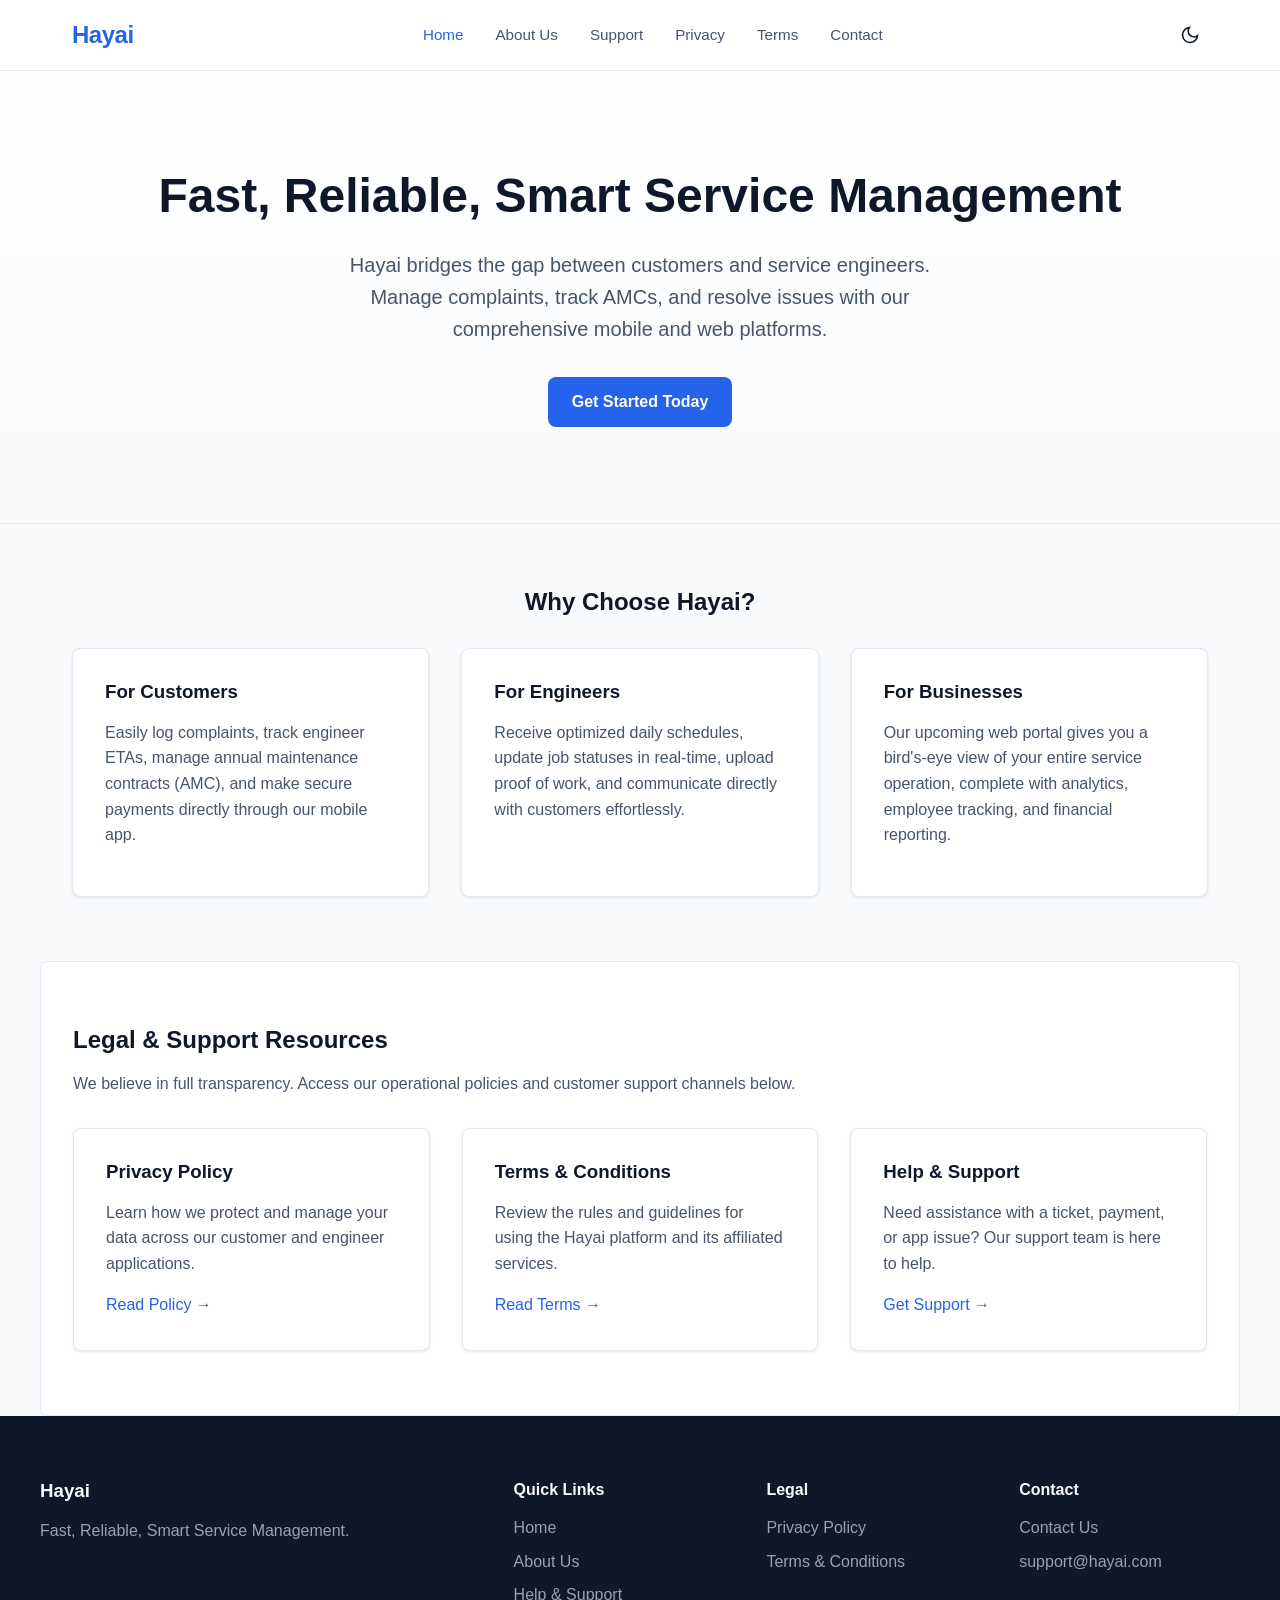
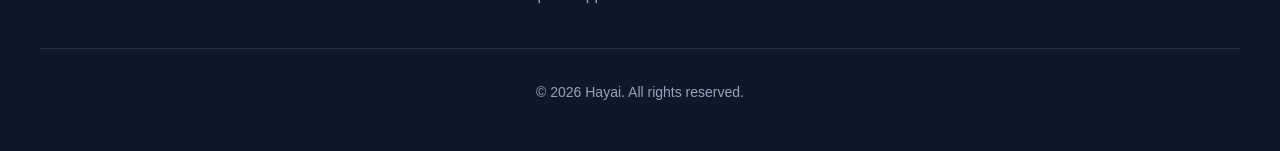
<file: index.html>
<!DOCTYPE html>
<html lang="en">

<head>
    <meta charset="UTF-8">
    <meta name="viewport" content="width=device-width, initial-scale=1.0">
    <link rel="stylesheet" href="styles.css">
    <title>Hayai | Fast, Reliable, Smart Service Management</title>
</head>

<body>
    <nav class="navbar">
        <div class="nav-container">
            <a href="index.html" class="logo">Hayai</a>

            <ul class="nav-links" id="nav-links">
                <li><a href="index.html">Home</a></li>
                <li><a href="about-us.html">About Us</a></li>
                <li><a href="help-support.html">Support</a></li>
                <li><a href="privacy-policy.html">Privacy</a></li>
                <li><a href="terms-and-conditions.html">Terms</a></li>
                <li><a href="contact-us.html">Contact</a></li>
            </ul>

            <div class="nav-actions">
                <button id="theme-toggle" class="theme-toggle" aria-label="Toggle Dark Mode"></button>
                <button id="mobile-menu-btn" class="mobile-menu-btn" aria-label="Toggle Menu">
                    <svg viewBox="0 0 24 24" width="24" height="24" stroke="currentColor" stroke-width="2" fill="none"
                        stroke-linecap="round" stroke-linejoin="round">
                        <line x1="3" y1="12" x2="21" y2="12"></line>
                        <line x1="3" y1="6" x2="21" y2="6"></line>
                        <line x1="3" y1="18" x2="21" y2="18"></line>
                    </svg>
                </button>
            </div>
        </div>
    </nav>

    <main>
        <section class="hero">
            <h1>Fast, Reliable, Smart Service Management</h1>
            <p>Hayai bridges the gap between customers and service engineers. Manage complaints, track AMCs, and resolve
                issues with our comprehensive mobile and web platforms.</p>
            <a href="contact-us.html" class="btn">Get Started Today</a>
        </section>

        <section class="container">
            <h2 style="text-align: center;">Why Choose Hayai?</h2>
            <div class="grid">
                <div class="card">
                    <h3>For Customers</h3>
                    <p>Easily log complaints, track engineer ETAs, manage annual maintenance contracts (AMC), and make
                        secure payments directly through our mobile app.</p>
                </div>
                <div class="card">
                    <h3>For Engineers</h3>
                    <p>Receive optimized daily schedules, update job statuses in real-time, upload proof of work, and
                        communicate directly with customers effortlessly.</p>
                </div>
                <div class="card">
                    <h3>For Businesses</h3>
                    <p>Our upcoming web portal gives you a bird's-eye view of your entire service operation, complete
                        with analytics, employee tracking, and financial reporting.</p>
                </div>
            </div>
        </section>

        <section class="container"
            style="background: var(--surface-color); border-radius: var(--radius); border: 1px solid var(--border-color);">
            <h2>Legal & Support Resources</h2>
            <p>We believe in full transparency. Access our operational policies and customer support channels below.</p>
            <div class="grid">
                <div class="card">
                    <h3>Privacy Policy</h3>
                    <p>Learn how we protect and manage your data across our customer and engineer applications.</p>
                    <a href="privacy-policy.html">Read Policy &rarr;</a>
                </div>
                <div class="card">
                    <h3>Terms & Conditions</h3>
                    <p>Review the rules and guidelines for using the Hayai platform and its affiliated services.</p>
                    <a href="terms-and-conditions.html">Read Terms &rarr;</a>
                </div>
                <div class="card">
                    <h3>Help & Support</h3>
                    <p>Need assistance with a ticket, payment, or app issue? Our support team is here to help.</p>
                    <a href="help-support.html">Get Support &rarr;</a>
                </div>
            </div>
        </section>
    </main>

    <footer class="footer">
        <div class="footer-container">
            <div class="footer-brand">
                <h3>Hayai</h3>
                <p>Fast, Reliable, Smart Service Management.</p>
            </div>
            <div class="footer-links">
                <h4>Quick Links</h4>
                <a href="index.html">Home</a>
                <a href="about-us.html">About Us</a>
                <a href="help-support.html">Help & Support</a>
            </div>
            <div class="footer-links">
                <h4>Legal</h4>
                <a href="privacy-policy.html">Privacy Policy</a>
                <a href="terms-and-conditions.html">Terms & Conditions</a>
            </div>
            <div class="footer-contact">
                <h4>Contact</h4>
                <a href="contact-us.html">Contact Us</a>
                <p>support@hayai.com</p>
            </div>
        </div>
        <div class="footer-bottom">
            <p>&copy; 2026 Hayai. All rights reserved.</p>
        </div>
    </footer>
    <script src="script.js"></script>
</body>

</html>
</file>
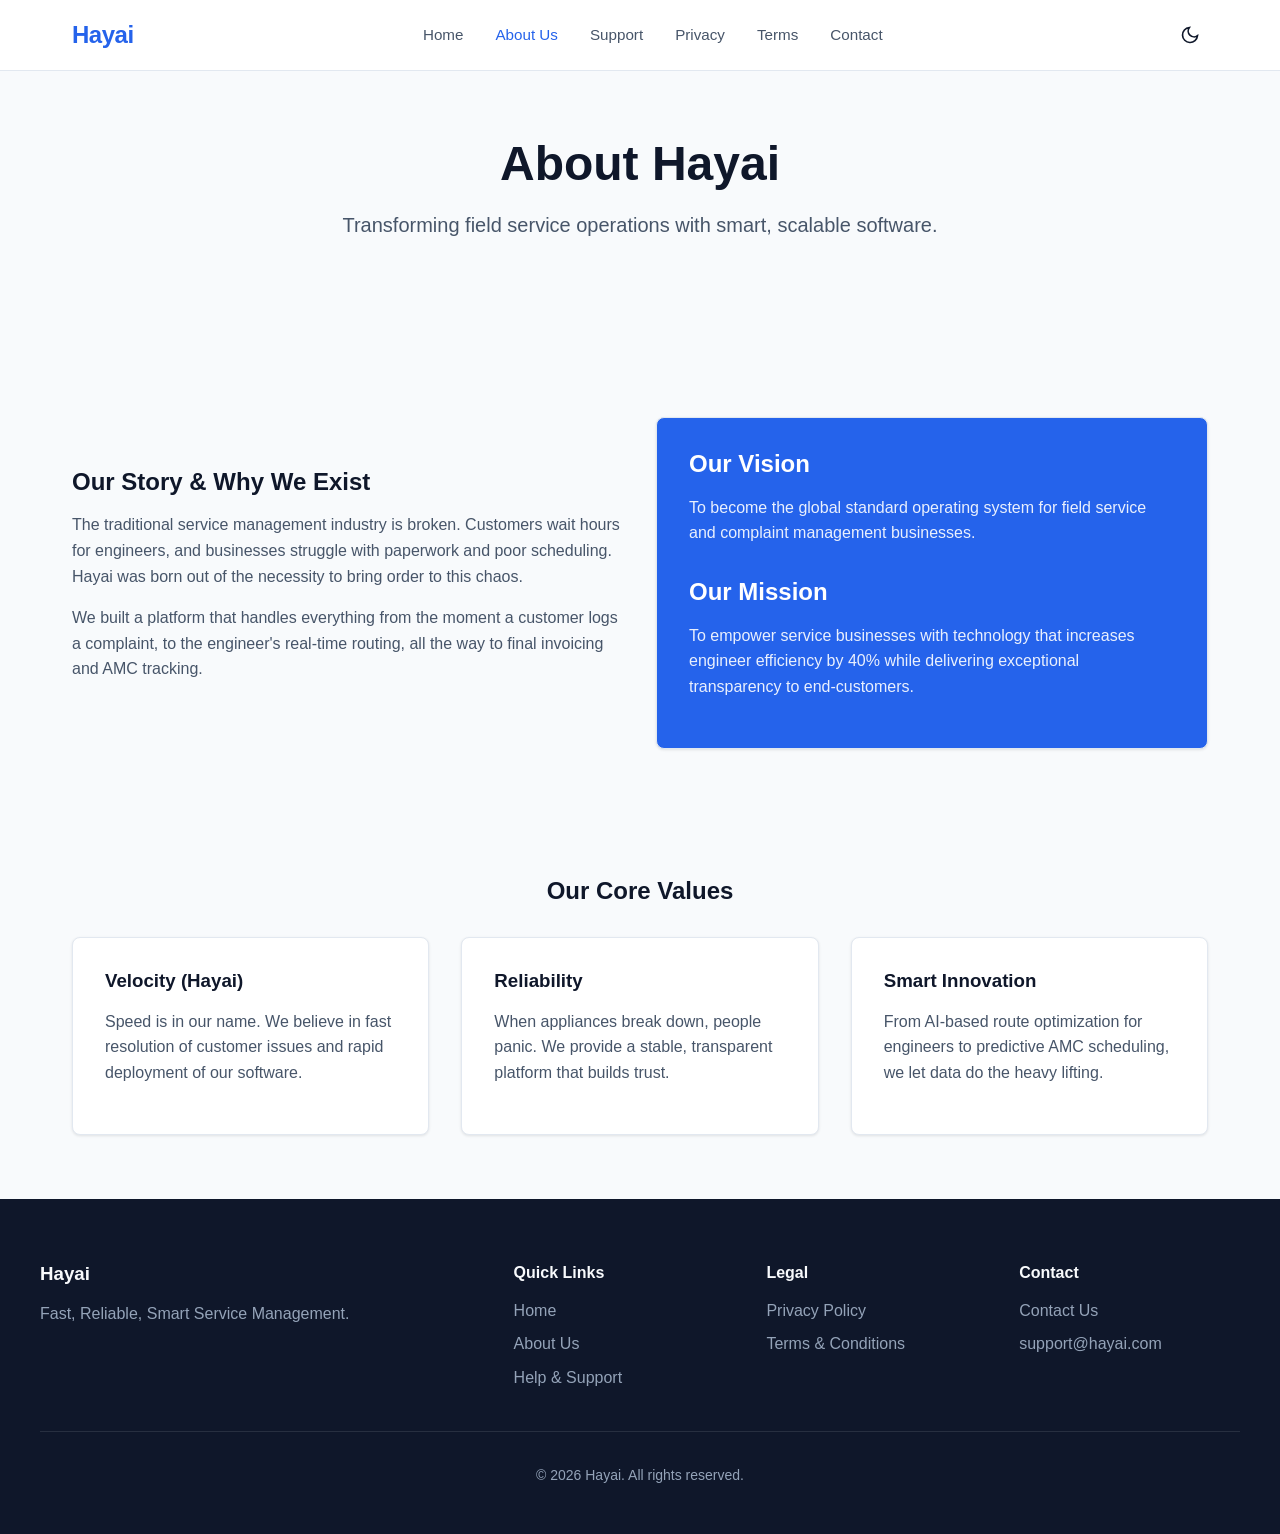
<file: about-us.html>
<!DOCTYPE html>
<html lang="en">

<head>
    <meta charset="UTF-8">
    <meta name="viewport" content="width=device-width, initial-scale=1.0">
    <link rel="stylesheet" href="styles.css">
    <title>About Us | Hayai</title>
</head>

<body>
    <nav class="navbar">
        <div class="nav-container">
            <a href="index.html" class="logo">Hayai</a>

            <ul class="nav-links" id="nav-links">
                <li><a href="index.html">Home</a></li>
                <li><a href="about-us.html">About Us</a></li>
                <li><a href="help-support.html">Support</a></li>
                <li><a href="privacy-policy.html">Privacy</a></li>
                <li><a href="terms-and-conditions.html">Terms</a></li>
                <li><a href="contact-us.html">Contact</a></li>
            </ul>

            <div class="nav-actions">
                <button id="theme-toggle" class="theme-toggle" aria-label="Toggle Dark Mode"></button>
                <button id="mobile-menu-btn" class="mobile-menu-btn" aria-label="Toggle Menu">
                    <svg viewBox="0 0 24 24" width="24" height="24" stroke="currentColor" stroke-width="2" fill="none"
                        stroke-linecap="round" stroke-linejoin="round">
                        <line x1="3" y1="12" x2="21" y2="12"></line>
                        <line x1="3" y1="6" x2="21" y2="6"></line>
                        <line x1="3" y1="18" x2="21" y2="18"></line>
                    </svg>
                </button>
            </div>
        </div>
    </nav>

    <main>
        <section class="container" style="text-align: center; max-width: 800px;">
            <h1 style="font-size: 3rem;">About Hayai</h1>
            <p style="font-size: 1.25rem;">Transforming field service operations with smart, scalable software.</p>
        </section>

        <section class="container">
            <div class="grid" style="align-items: center;">
                <div>
                    <h2>Our Story & Why We Exist</h2>
                    <p>The traditional service management industry is broken. Customers wait hours for engineers, and
                        businesses struggle with paperwork and poor scheduling. Hayai was born out of the necessity to
                        bring order to this chaos.</p>
                    <p>We built a platform that handles everything from the moment a customer logs a complaint, to the
                        engineer's real-time routing, all the way to final invoicing and AMC tracking.</p>
                </div>
                <div class="card" style="background: var(--primary-color); color: white;">
                    <h2 style="color: white;">Our Vision</h2>
                    <p style="color: rgba(255,255,255,0.9);">To become the global standard operating system for field
                        service and complaint management businesses.</p>
                    <h2 style="color: white; margin-top: 2rem;">Our Mission</h2>
                    <p style="color: rgba(255,255,255,0.9);">To empower service businesses with technology that
                        increases engineer efficiency by 40% while delivering exceptional transparency to end-customers.
                    </p>
                </div>
            </div>
        </section>

        <section class="container">
            <h2 style="text-align: center;">Our Core Values</h2>
            <div class="grid">
                <div class="card">
                    <h3>Velocity (Hayai)</h3>
                    <p>Speed is in our name. We believe in fast resolution of customer issues and rapid deployment of
                        our software.</p>
                </div>
                <div class="card">
                    <h3>Reliability</h3>
                    <p>When appliances break down, people panic. We provide a stable, transparent platform that builds
                        trust.</p>
                </div>
                <div class="card">
                    <h3>Smart Innovation</h3>
                    <p>From AI-based route optimization for engineers to predictive AMC scheduling, we let data do the
                        heavy lifting.</p>
                </div>
            </div>
        </section>
    </main>

    <footer class="footer">
        <div class="footer-container">
            <div class="footer-brand">
                <h3>Hayai</h3>
                <p>Fast, Reliable, Smart Service Management.</p>
            </div>
            <div class="footer-links">
                <h4>Quick Links</h4>
                <a href="index.html">Home</a>
                <a href="about-us.html">About Us</a>
                <a href="help-support.html">Help & Support</a>
            </div>
            <div class="footer-links">
                <h4>Legal</h4>
                <a href="privacy-policy.html">Privacy Policy</a>
                <a href="terms-and-conditions.html">Terms & Conditions</a>
            </div>
            <div class="footer-contact">
                <h4>Contact</h4>
                <a href="contact-us.html">Contact Us</a>
                <p>support@hayai.com</p>
            </div>
        </div>
        <div class="footer-bottom">
            <p>&copy; 2026 Hayai. All rights reserved.</p>
        </div>
    </footer>
    <script src="script.js"></script>
</body>

</html>
</file>
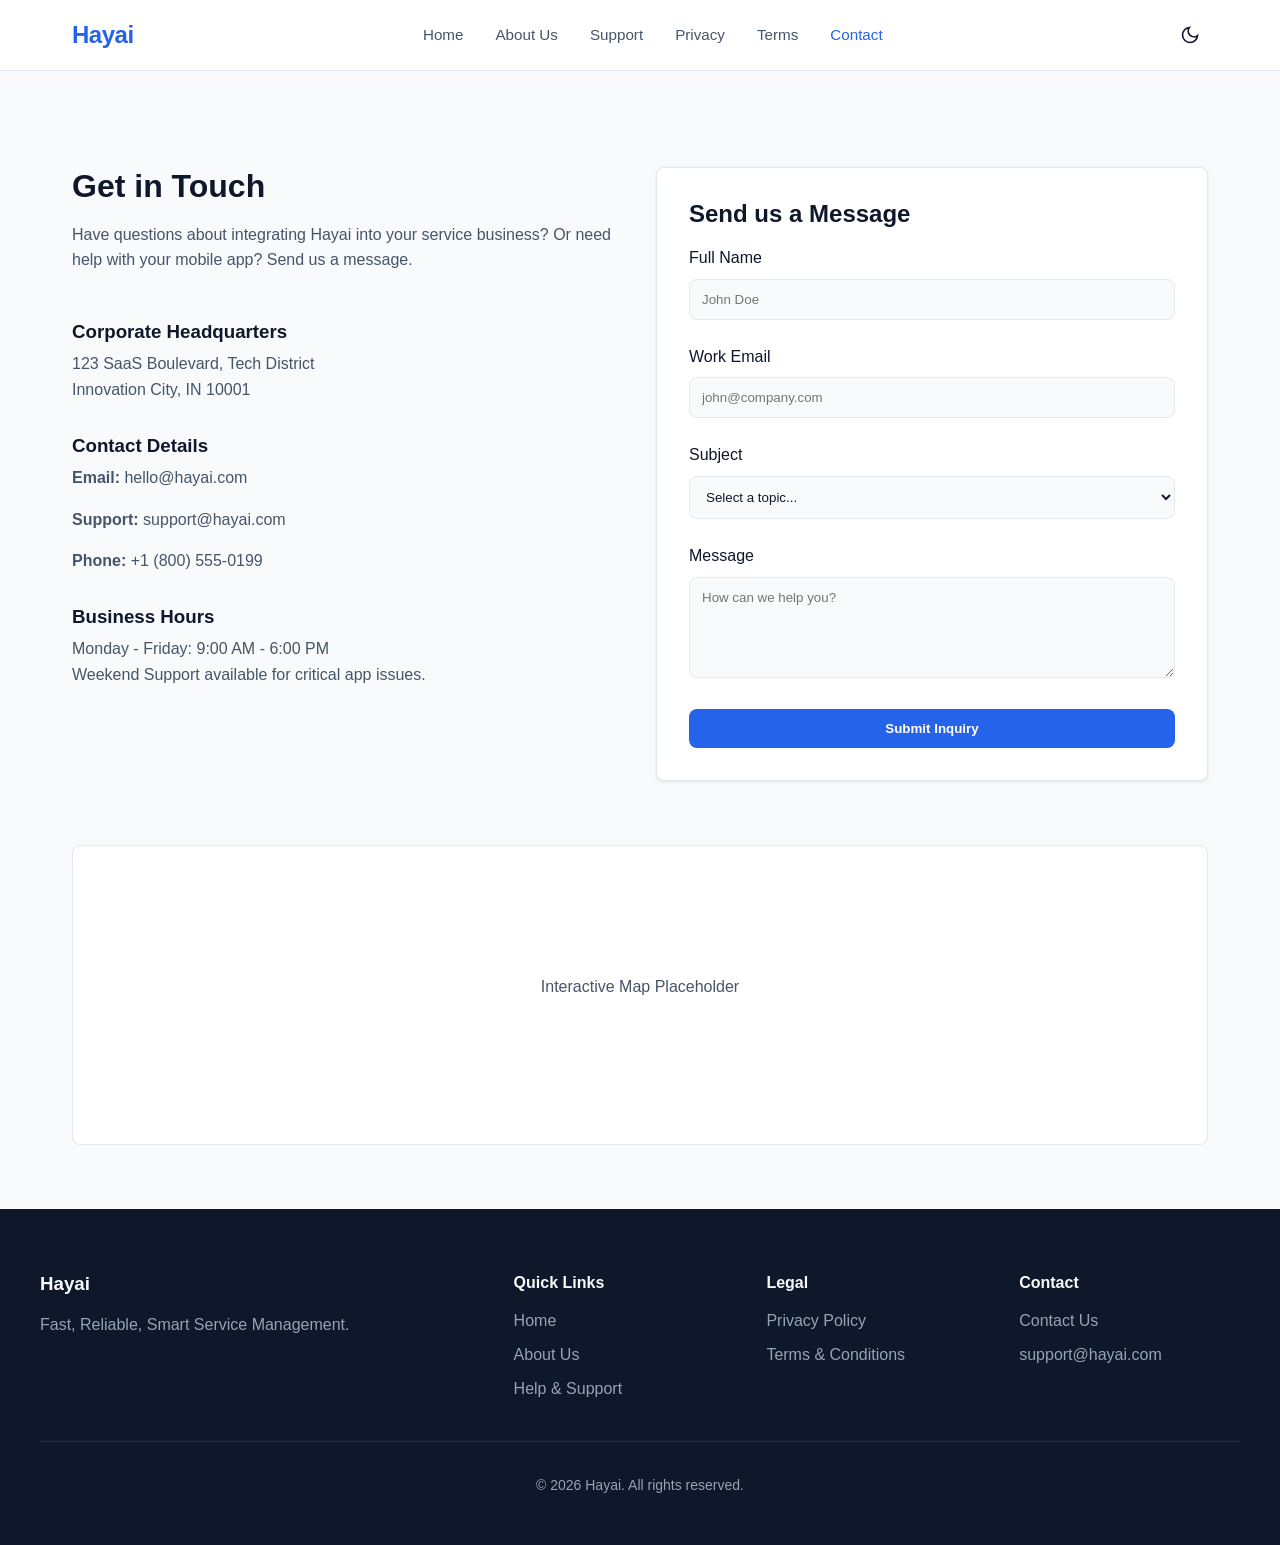
<file: contact-us.html>
<!DOCTYPE html>
<html lang="en">

<head>
    <meta charset="UTF-8">
    <meta name="viewport" content="width=device-width, initial-scale=1.0">
    <link rel="stylesheet" href="styles.css">
    <title>Contact Us | Hayai</title>
</head>

<body>
    <nav class="navbar">
        <div class="nav-container">
            <a href="index.html" class="logo">Hayai</a>

            <ul class="nav-links" id="nav-links">
                <li><a href="index.html">Home</a></li>
                <li><a href="about-us.html">About Us</a></li>
                <li><a href="help-support.html">Support</a></li>
                <li><a href="privacy-policy.html">Privacy</a></li>
                <li><a href="terms-and-conditions.html">Terms</a></li>
                <li><a href="contact-us.html">Contact</a></li>
            </ul>

            <div class="nav-actions">
                <button id="theme-toggle" class="theme-toggle" aria-label="Toggle Dark Mode"></button>
                <button id="mobile-menu-btn" class="mobile-menu-btn" aria-label="Toggle Menu">
                    <svg viewBox="0 0 24 24" width="24" height="24" stroke="currentColor" stroke-width="2" fill="none"
                        stroke-linecap="round" stroke-linejoin="round">
                        <line x1="3" y1="12" x2="21" y2="12"></line>
                        <line x1="3" y1="6" x2="21" y2="6"></line>
                        <line x1="3" y1="18" x2="21" y2="18"></line>
                    </svg>
                </button>
            </div>
        </div>
    </nav>

    <main>
        <div class="container">
            <div class="grid">
                <div>
                    <h1>Get in Touch</h1>
                    <p>Have questions about integrating Hayai into your service business? Or need help with your mobile
                        app? Send us a message.</p>

                    <div style="margin-top: 3rem;">
                        <h3 style="margin-bottom: 0.5rem;">Corporate Headquarters</h3>
                        <p>123 SaaS Boulevard, Tech District<br>Innovation City, IN 10001</p>
                    </div>

                    <div style="margin-top: 2rem;">
                        <h3 style="margin-bottom: 0.5rem;">Contact Details</h3>
                        <p><strong>Email:</strong> hello@hayai.com</p>
                        <p><strong>Support:</strong> support@hayai.com</p>
                        <p><strong>Phone:</strong> +1 (800) 555-0199</p>
                    </div>

                    <div style="margin-top: 2rem;">
                        <h3 style="margin-bottom: 0.5rem;">Business Hours</h3>
                        <p>Monday - Friday: 9:00 AM - 6:00 PM<br>Weekend Support available for critical app issues.</p>
                    </div>
                </div>

                <div class="card">
                    <h2>Send us a Message</h2>
                    <form onsubmit="event.preventDefault(); alert('Form submission simulated successfully.');">
                        <div class="form-group">
                            <label for="name">Full Name</label>
                            <input type="text" id="name" class="form-control" required placeholder="John Doe">
                        </div>
                        <div class="form-group">
                            <label for="email">Work Email</label>
                            <input type="email" id="email" class="form-control" required placeholder="john@company.com">
                        </div>
                        <div class="form-group">
                            <label for="subject">Subject</label>
                            <select id="subject" class="form-control" required>
                                <option value="">Select a topic...</option>
                                <option value="sales">Sales & Demo Request</option>
                                <option value="support">App Support</option>
                                <option value="partnership">Partnerships</option>
                            </select>
                        </div>
                        <div class="form-group">
                            <label for="message">Message</label>
                            <textarea id="message" class="form-control" rows="5" required
                                placeholder="How can we help you?"></textarea>
                        </div>
                        <button type="submit" class="btn" style="width: 100%;">Submit Inquiry</button>
                    </form>
                </div>
            </div>

            <div
                style="margin-top: 4rem; width: 100%; height: 300px; background: var(--surface-color); border: 1px solid var(--border-color); border-radius: var(--radius); display: flex; align-items: center; justify-content: center;">
                <p style="color: var(--text-secondary);">Interactive Map Placeholder</p>
            </div>
        </div>
    </main>

    <footer class="footer">
        <div class="footer-container">
            <div class="footer-brand">
                <h3>Hayai</h3>
                <p>Fast, Reliable, Smart Service Management.</p>
            </div>
            <div class="footer-links">
                <h4>Quick Links</h4>
                <a href="index.html">Home</a>
                <a href="about-us.html">About Us</a>
                <a href="help-support.html">Help & Support</a>
            </div>
            <div class="footer-links">
                <h4>Legal</h4>
                <a href="privacy-policy.html">Privacy Policy</a>
                <a href="terms-and-conditions.html">Terms & Conditions</a>
            </div>
            <div class="footer-contact">
                <h4>Contact</h4>
                <a href="contact-us.html">Contact Us</a>
                <p>support@hayai.com</p>
            </div>
        </div>
        <div class="footer-bottom">
            <p>&copy; 2026 Hayai. All rights reserved.</p>
        </div>
    </footer>
    <script src="script.js"></script>
</body>

</html>
</file>
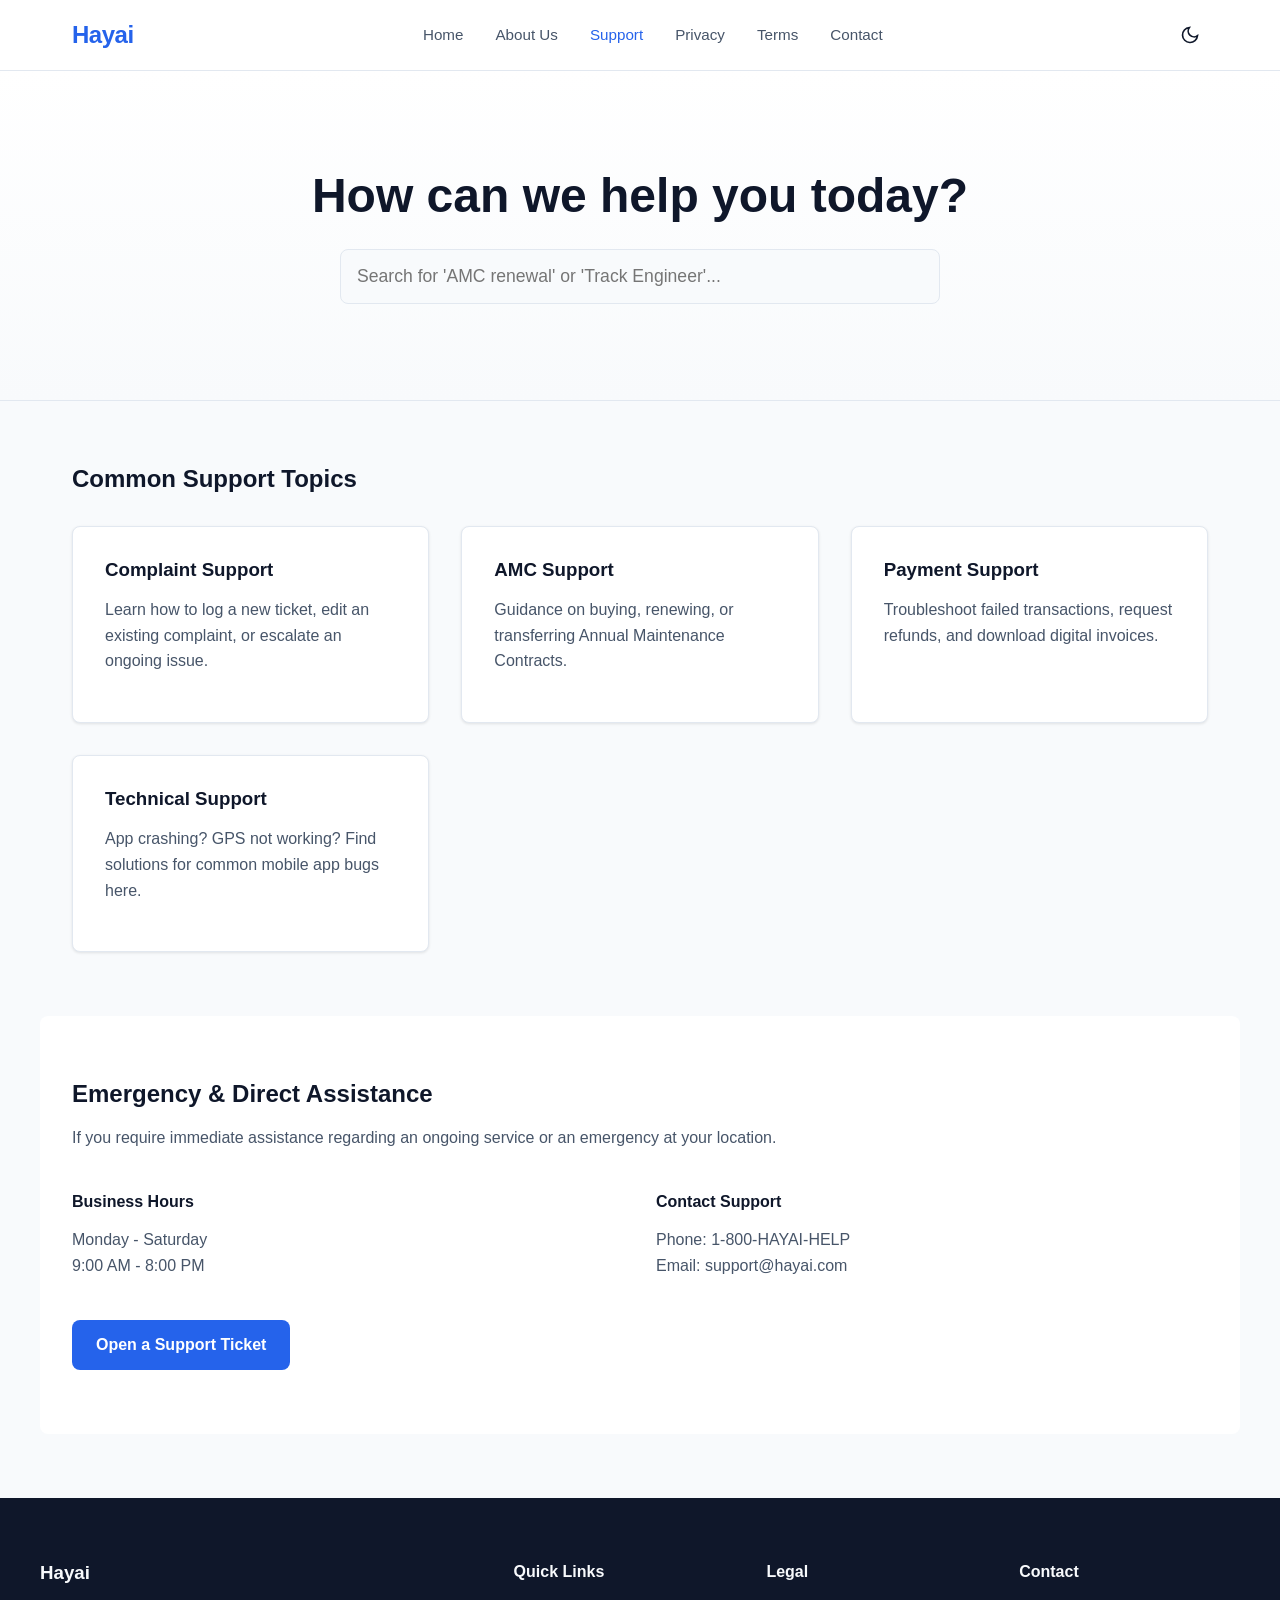
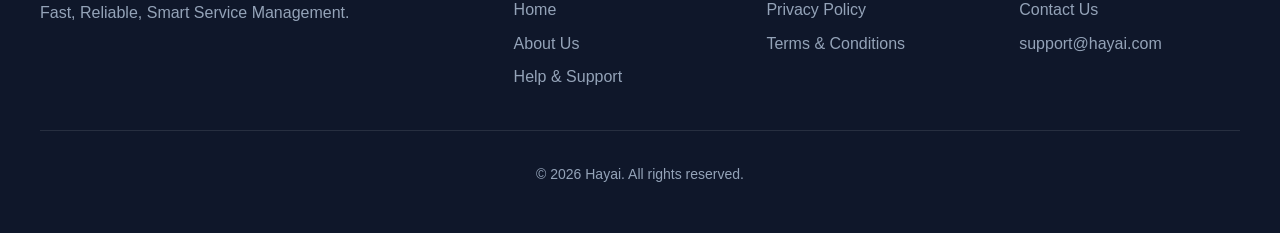
<file: help-support.html>
<!DOCTYPE html>
<html lang="en">

<head>
    <meta charset="UTF-8">
    <meta name="viewport" content="width=device-width, initial-scale=1.0">
    <link rel="stylesheet" href="styles.css">
    <title>Help & Support | Hayai</title>
</head>

<body>
    <nav class="navbar">
        <div class="nav-container">
            <a href="index.html" class="logo">Hayai</a>

            <ul class="nav-links" id="nav-links">
                <li><a href="index.html">Home</a></li>
                <li><a href="about-us.html">About Us</a></li>
                <li><a href="help-support.html">Support</a></li>
                <li><a href="privacy-policy.html">Privacy</a></li>
                <li><a href="terms-and-conditions.html">Terms</a></li>
                <li><a href="contact-us.html">Contact</a></li>
            </ul>

            <div class="nav-actions">
                <button id="theme-toggle" class="theme-toggle" aria-label="Toggle Dark Mode"></button>
                <button id="mobile-menu-btn" class="mobile-menu-btn" aria-label="Toggle Menu">
                    <svg viewBox="0 0 24 24" width="24" height="24" stroke="currentColor" stroke-width="2" fill="none"
                        stroke-linecap="round" stroke-linejoin="round">
                        <line x1="3" y1="12" x2="21" y2="12"></line>
                        <line x1="3" y1="6" x2="21" y2="6"></line>
                        <line x1="3" y1="18" x2="21" y2="18"></line>
                    </svg>
                </button>
            </div>
        </div>
    </nav>

    <main>
        <section class="hero">
            <h1>How can we help you today?</h1>
            <div style="max-width: 600px; margin: 0 auto;">
                <input type="text" class="form-control" placeholder="Search for 'AMC renewal' or 'Track Engineer'..."
                    style="padding: 1rem; font-size: 1.1rem;">
            </div>
        </section>

        <section class="container">
            <h2>Common Support Topics</h2>
            <div class="grid">
                <div class="card">
                    <h3>Complaint Support</h3>
                    <p>Learn how to log a new ticket, edit an existing complaint, or escalate an ongoing issue.</p>
                </div>
                <div class="card">
                    <h3>AMC Support</h3>
                    <p>Guidance on buying, renewing, or transferring Annual Maintenance Contracts.</p>
                </div>
                <div class="card">
                    <h3>Payment Support</h3>
                    <p>Troubleshoot failed transactions, request refunds, and download digital invoices.</p>
                </div>
                <div class="card">
                    <h3>Technical Support</h3>
                    <p>App crashing? GPS not working? Find solutions for common mobile app bugs here.</p>
                </div>
            </div>
        </section>

        <section class="container"
            style="background: var(--surface-color); border-radius: var(--radius); margin-bottom: 4rem;">
            <h2>Emergency & Direct Assistance</h2>
            <p>If you require immediate assistance regarding an ongoing service or an emergency at your location.</p>
            <br>
            <div class="grid" style="margin-top: 0;">
                <div>
                    <h4>Business Hours</h4>
                    <p>Monday - Saturday<br>9:00 AM - 8:00 PM</p>
                </div>
                <div>
                    <h4>Contact Support</h4>
                    <p>Phone: 1-800-HAYAI-HELP<br>Email: support@hayai.com</p>
                </div>
            </div>
            <br>
            <a href="contact-us.html" class="btn">Open a Support Ticket</a>
        </section>
    </main>

    <footer class="footer">
        <div class="footer-container">
            <div class="footer-brand">
                <h3>Hayai</h3>
                <p>Fast, Reliable, Smart Service Management.</p>
            </div>
            <div class="footer-links">
                <h4>Quick Links</h4>
                <a href="index.html">Home</a>
                <a href="about-us.html">About Us</a>
                <a href="help-support.html">Help & Support</a>
            </div>
            <div class="footer-links">
                <h4>Legal</h4>
                <a href="privacy-policy.html">Privacy Policy</a>
                <a href="terms-and-conditions.html">Terms & Conditions</a>
            </div>
            <div class="footer-contact">
                <h4>Contact</h4>
                <a href="contact-us.html">Contact Us</a>
                <p>support@hayai.com</p>
            </div>
        </div>
        <div class="footer-bottom">
            <p>&copy; 2026 Hayai. All rights reserved.</p>
        </div>
    </footer>
    <script src="script.js"></script>
</body>

</html>
</file>
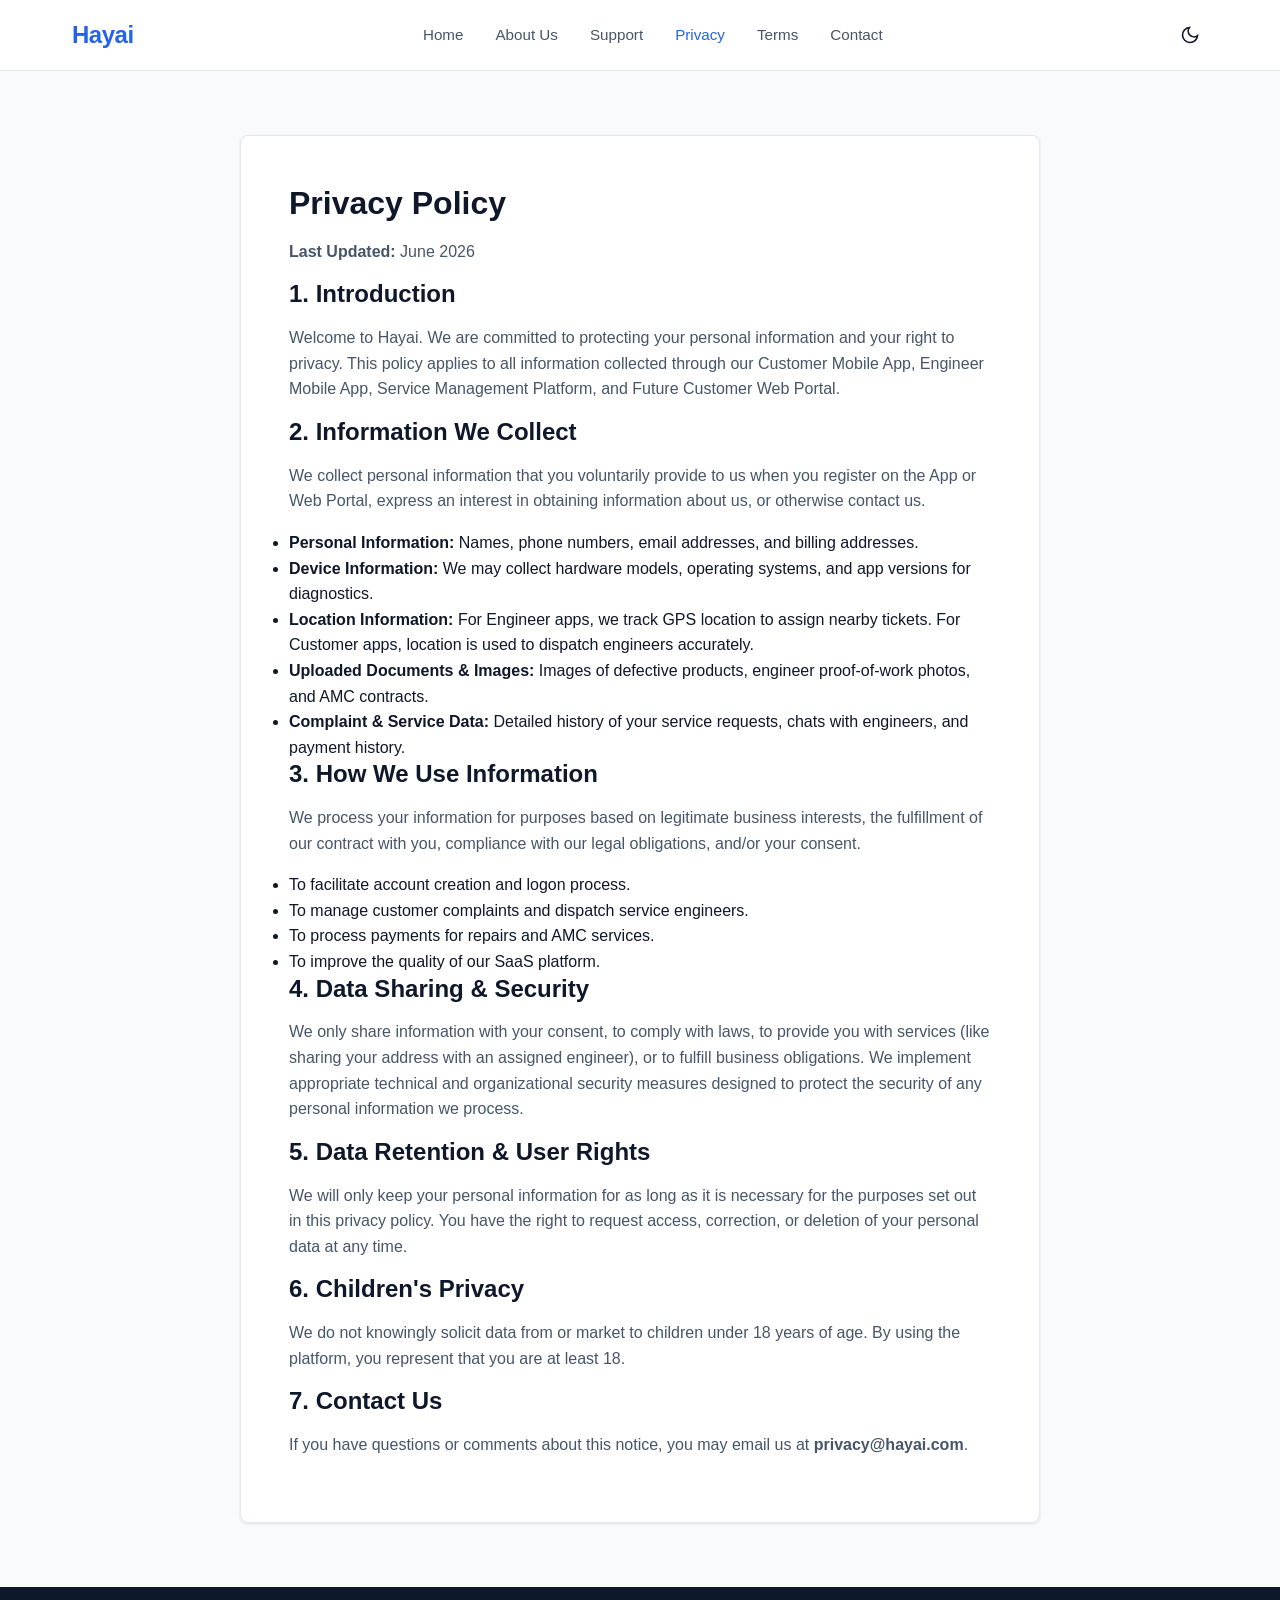
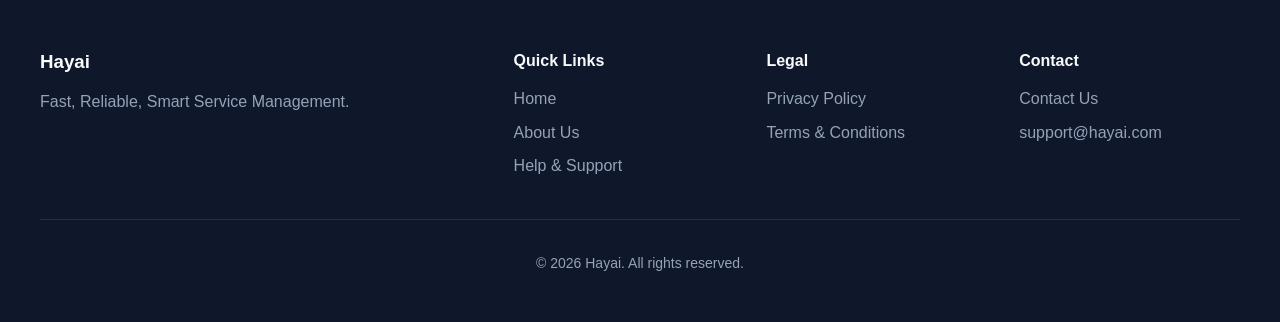
<file: privacy-policy.html>
<!DOCTYPE html>
<html lang="en">

<head>
    <meta charset="UTF-8">
    <meta name="viewport" content="width=device-width, initial-scale=1.0">
    <link rel="stylesheet" href="styles.css">
    <title>Privacy Policy | Hayai</title>
</head>

<body>
    <nav class="navbar">
        <div class="nav-container">
            <a href="index.html" class="logo">Hayai</a>

            <ul class="nav-links" id="nav-links">
                <li><a href="index.html">Home</a></li>
                <li><a href="about-us.html">About Us</a></li>
                <li><a href="help-support.html">Support</a></li>
                <li><a href="privacy-policy.html">Privacy</a></li>
                <li><a href="terms-and-conditions.html">Terms</a></li>
                <li><a href="contact-us.html">Contact</a></li>
            </ul>

            <div class="nav-actions">
                <button id="theme-toggle" class="theme-toggle" aria-label="Toggle Dark Mode"></button>
                <button id="mobile-menu-btn" class="mobile-menu-btn" aria-label="Toggle Menu">
                    <svg viewBox="0 0 24 24" width="24" height="24" stroke="currentColor" stroke-width="2" fill="none"
                        stroke-linecap="round" stroke-linejoin="round">
                        <line x1="3" y1="12" x2="21" y2="12"></line>
                        <line x1="3" y1="6" x2="21" y2="6"></line>
                        <line x1="3" y1="18" x2="21" y2="18"></line>
                    </svg>
                </button>
            </div>
        </div>
    </nav>

    <main>
        <div class="document-container">
            <h1>Privacy Policy</h1>
            <p><strong>Last Updated:</strong> June 2026</p>

            <h2>1. Introduction</h2>
            <p>Welcome to Hayai. We are committed to protecting your personal information and your right to privacy.
                This policy applies to all information collected through our Customer Mobile App, Engineer Mobile App,
                Service Management Platform, and Future Customer Web Portal.</p>

            <h2>2. Information We Collect</h2>
            <p>We collect personal information that you voluntarily provide to us when you register on the App or Web
                Portal, express an interest in obtaining information about us, or otherwise contact us.</p>
            <ul>
                <li><strong>Personal Information:</strong> Names, phone numbers, email addresses, and billing addresses.
                </li>
                <li><strong>Device Information:</strong> We may collect hardware models, operating systems, and app
                    versions for diagnostics.</li>
                <li><strong>Location Information:</strong> For Engineer apps, we track GPS location to assign nearby
                    tickets. For Customer apps, location is used to dispatch engineers accurately.</li>
                <li><strong>Uploaded Documents & Images:</strong> Images of defective products, engineer proof-of-work
                    photos, and AMC contracts.</li>
                <li><strong>Complaint & Service Data:</strong> Detailed history of your service requests, chats with
                    engineers, and payment history.</li>
            </ul>

            <h2>3. How We Use Information</h2>
            <p>We process your information for purposes based on legitimate business interests, the fulfillment of our
                contract with you, compliance with our legal obligations, and/or your consent.</p>
            <ul>
                <li>To facilitate account creation and logon process.</li>
                <li>To manage customer complaints and dispatch service engineers.</li>
                <li>To process payments for repairs and AMC services.</li>
                <li>To improve the quality of our SaaS platform.</li>
            </ul>

            <h2>4. Data Sharing & Security</h2>
            <p>We only share information with your consent, to comply with laws, to provide you with services (like
                sharing your address with an assigned engineer), or to fulfill business obligations. We implement
                appropriate technical and organizational security measures designed to protect the security of any
                personal information we process.</p>

            <h2>5. Data Retention & User Rights</h2>
            <p>We will only keep your personal information for as long as it is necessary for the purposes set out in
                this privacy policy. You have the right to request access, correction, or deletion of your personal data
                at any time.</p>

            <h2>6. Children's Privacy</h2>
            <p>We do not knowingly solicit data from or market to children under 18 years of age. By using the platform,
                you represent that you are at least 18.</p>

            <h2>7. Contact Us</h2>
            <p>If you have questions or comments about this notice, you may email us at
                <strong>privacy@hayai.com</strong>.
            </p>
        </div>
    </main>

    <footer class="footer">
        <div class="footer-container">
            <div class="footer-brand">
                <h3>Hayai</h3>
                <p>Fast, Reliable, Smart Service Management.</p>
            </div>
            <div class="footer-links">
                <h4>Quick Links</h4>
                <a href="index.html">Home</a>
                <a href="about-us.html">About Us</a>
                <a href="help-support.html">Help & Support</a>
            </div>
            <div class="footer-links">
                <h4>Legal</h4>
                <a href="privacy-policy.html">Privacy Policy</a>
                <a href="terms-and-conditions.html">Terms & Conditions</a>
            </div>
            <div class="footer-contact">
                <h4>Contact</h4>
                <a href="contact-us.html">Contact Us</a>
                <p>support@hayai.com</p>
            </div>
        </div>
        <div class="footer-bottom">
            <p>&copy; 2026 Hayai. All rights reserved.</p>
        </div>
    </footer>
    <script src="script.js"></script>
</body>

</html>
</file>
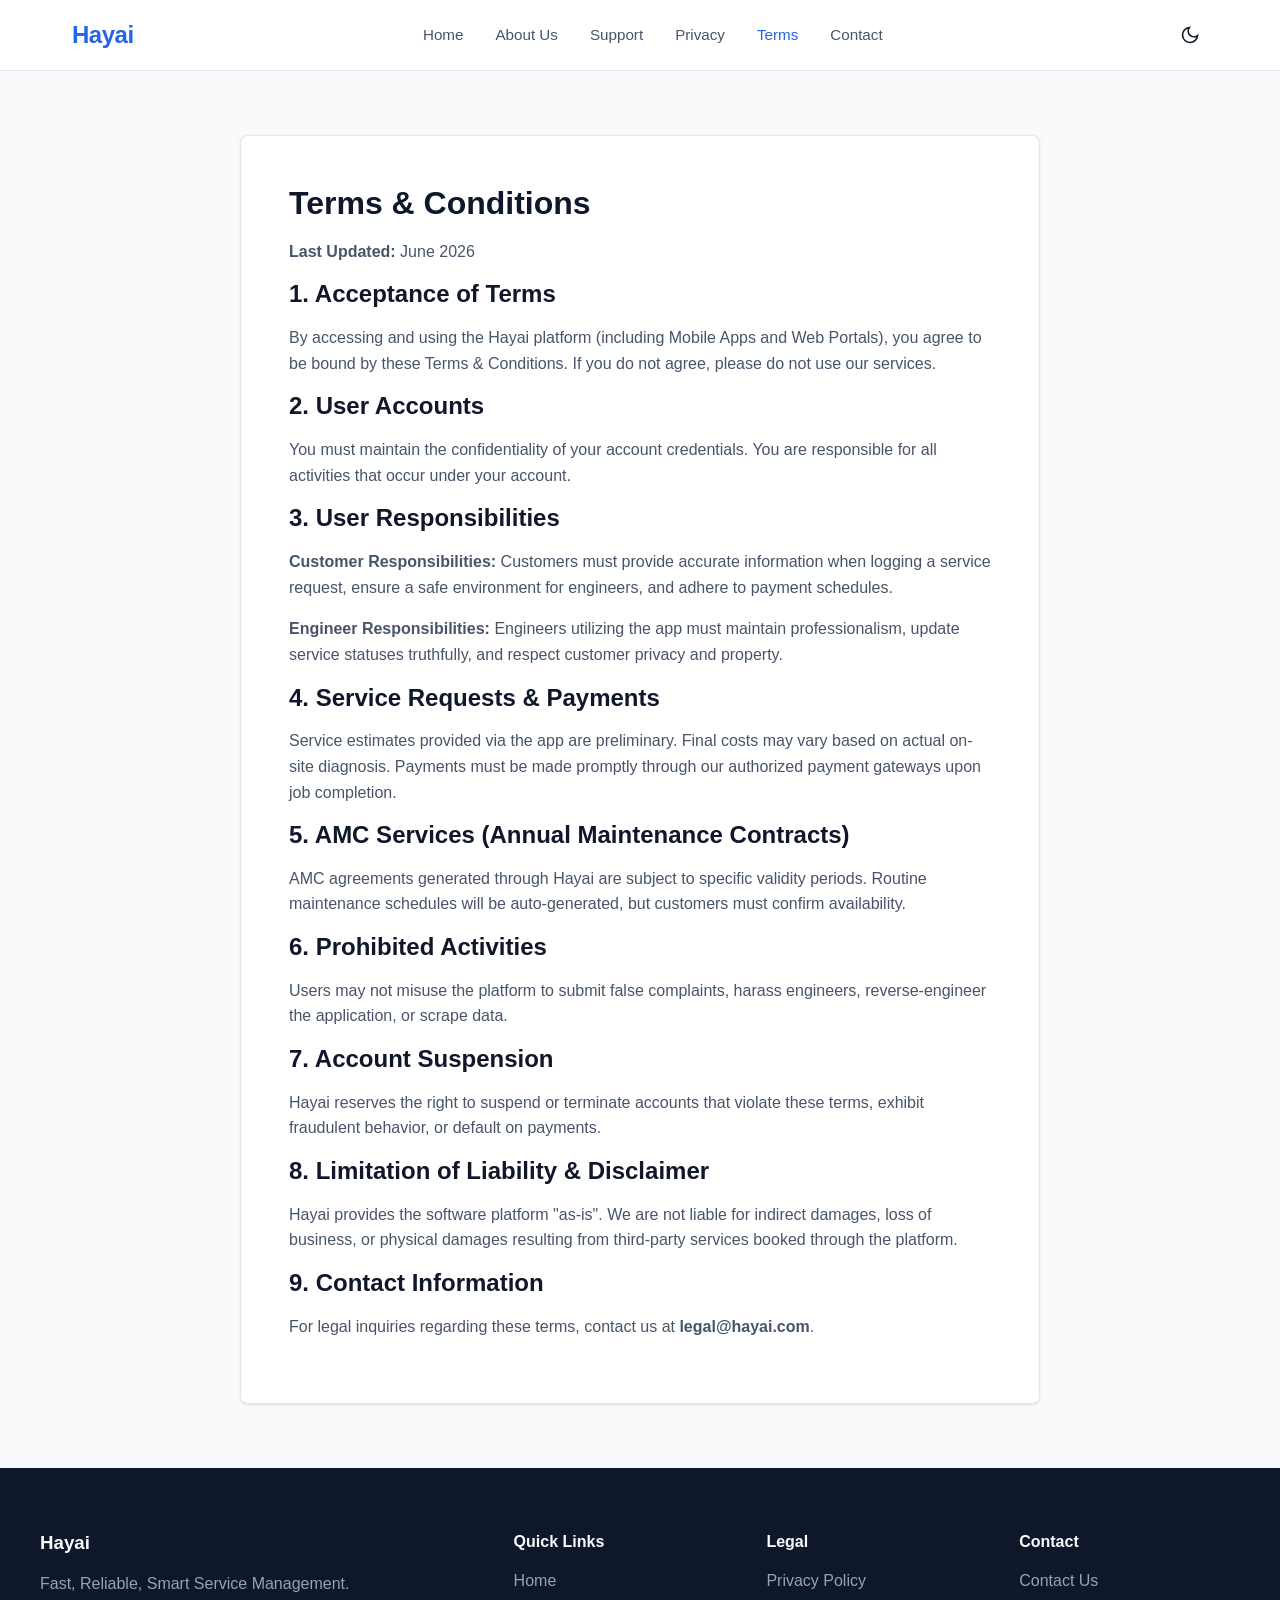
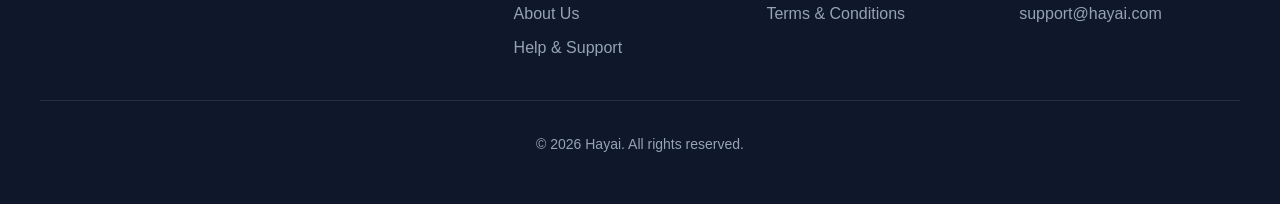
<file: terms-and-conditions.html>
<!DOCTYPE html>
<html lang="en">

<head>
    <meta charset="UTF-8">
    <meta name="viewport" content="width=device-width, initial-scale=1.0">
    <link rel="stylesheet" href="styles.css">
    <title>Terms & Conditions | Hayai</title>
</head>

<body>
    <nav class="navbar">
        <div class="nav-container">
            <a href="index.html" class="logo">Hayai</a>

            <ul class="nav-links" id="nav-links">
                <li><a href="index.html">Home</a></li>
                <li><a href="about-us.html">About Us</a></li>
                <li><a href="help-support.html">Support</a></li>
                <li><a href="privacy-policy.html">Privacy</a></li>
                <li><a href="terms-and-conditions.html">Terms</a></li>
                <li><a href="contact-us.html">Contact</a></li>
            </ul>

            <div class="nav-actions">
                <button id="theme-toggle" class="theme-toggle" aria-label="Toggle Dark Mode"></button>
                <button id="mobile-menu-btn" class="mobile-menu-btn" aria-label="Toggle Menu">
                    <svg viewBox="0 0 24 24" width="24" height="24" stroke="currentColor" stroke-width="2" fill="none"
                        stroke-linecap="round" stroke-linejoin="round">
                        <line x1="3" y1="12" x2="21" y2="12"></line>
                        <line x1="3" y1="6" x2="21" y2="6"></line>
                        <line x1="3" y1="18" x2="21" y2="18"></line>
                    </svg>
                </button>
            </div>
        </div>
    </nav>

    <main>
        <div class="document-container">
            <h1>Terms & Conditions</h1>
            <p><strong>Last Updated:</strong> June 2026</p>

            <h2>1. Acceptance of Terms</h2>
            <p>By accessing and using the Hayai platform (including Mobile Apps and Web Portals), you agree to be bound
                by these Terms & Conditions. If you do not agree, please do not use our services.</p>

            <h2>2. User Accounts</h2>
            <p>You must maintain the confidentiality of your account credentials. You are responsible for all activities
                that occur under your account.</p>

            <h2>3. User Responsibilities</h2>
            <p><strong>Customer Responsibilities:</strong> Customers must provide accurate information when logging a
                service request, ensure a safe environment for engineers, and adhere to payment schedules.</p>
            <p><strong>Engineer Responsibilities:</strong> Engineers utilizing the app must maintain professionalism,
                update service statuses truthfully, and respect customer privacy and property.</p>

            <h2>4. Service Requests & Payments</h2>
            <p>Service estimates provided via the app are preliminary. Final costs may vary based on actual on-site
                diagnosis. Payments must be made promptly through our authorized payment gateways upon job completion.
            </p>

            <h2>5. AMC Services (Annual Maintenance Contracts)</h2>
            <p>AMC agreements generated through Hayai are subject to specific validity periods. Routine maintenance
                schedules will be auto-generated, but customers must confirm availability.</p>

            <h2>6. Prohibited Activities</h2>
            <p>Users may not misuse the platform to submit false complaints, harass engineers, reverse-engineer the
                application, or scrape data.</p>

            <h2>7. Account Suspension</h2>
            <p>Hayai reserves the right to suspend or terminate accounts that violate these terms, exhibit fraudulent
                behavior, or default on payments.</p>

            <h2>8. Limitation of Liability & Disclaimer</h2>
            <p>Hayai provides the software platform "as-is". We are not liable for indirect damages, loss of business,
                or physical damages resulting from third-party services booked through the platform.</p>

            <h2>9. Contact Information</h2>
            <p>For legal inquiries regarding these terms, contact us at <strong>legal@hayai.com</strong>.</p>
        </div>
    </main>

    <footer class="footer">
        <div class="footer-container">
            <div class="footer-brand">
                <h3>Hayai</h3>
                <p>Fast, Reliable, Smart Service Management.</p>
            </div>
            <div class="footer-links">
                <h4>Quick Links</h4>
                <a href="index.html">Home</a>
                <a href="about-us.html">About Us</a>
                <a href="help-support.html">Help & Support</a>
            </div>
            <div class="footer-links">
                <h4>Legal</h4>
                <a href="privacy-policy.html">Privacy Policy</a>
                <a href="terms-and-conditions.html">Terms & Conditions</a>
            </div>
            <div class="footer-contact">
                <h4>Contact</h4>
                <a href="contact-us.html">Contact Us</a>
                <p>support@hayai.com</p>
            </div>
        </div>
        <div class="footer-bottom">
            <p>&copy; 2026 Hayai. All rights reserved.</p>
        </div>
    </footer>
    <script src="script.js"></script>
</body>

</html>
</file>
<file: styles.css>
/* ==========================================================================
   Base Styles & Variables
   ========================================================================== */
:root {
  /* Light Theme Variables */
  --bg-color: #f8fafc;
  --surface-color: #ffffff;
  --text-primary: #0f172a;
  --text-secondary: #475569;
  --primary-color: #2563eb;
  --primary-hover: #1d4ed8;
  --border-color: #e2e8f0;
  --footer-bg: #0f172a;
  --footer-text: #94a3b8;
  --shadow-sm: 0 1px 3px rgba(0, 0, 0, 0.1);
  --shadow-md:
    0 4px 6px -1px rgba(0, 0, 0, 0.1), 0 2px 4px -1px rgba(0, 0, 0, 0.06);
  --radius: 8px;
  --transition: all 0.3s ease;
}

[data-theme="dark"] {
  /* Dark Theme Variables */
  --bg-color: #0f172a;
  --surface-color: #1e293b;
  --text-primary: #f8fafc;
  --text-secondary: #cbd5e1;
  --primary-color: #3b82f6;
  --primary-hover: #60a5fa;
  --border-color: #334155;
  --footer-bg: #020617;
  --footer-text: #64748b;
  --shadow-sm: 0 1px 3px rgba(0, 0, 0, 0.5);
  --shadow-md: 0 4px 6px -1px rgba(0, 0, 0, 0.5);
}

* {
  margin: 0;
  padding: 0;
  box-sizing: border-box;
  font-family:
    "Inter",
    -apple-system,
    BlinkMacSystemFont,
    "Segoe UI",
    Roboto,
    Helvetica,
    Arial,
    sans-serif;
}

body {
  background-color: var(--bg-color);
  color: var(--text-primary);
  line-height: 1.6;
  transition:
    background-color var(--transition),
    color var(--transition);
  display: flex;
  flex-direction: column;
  min-height: 100vh;
}

main {
  flex: 1;
}

a {
  color: var(--primary-color);
  text-decoration: none;
  transition: color var(--transition);
}

a:hover {
  color: var(--primary-hover);
}

h1,
h2,
h3,
h4 {
  color: var(--text-primary);
  line-height: 1.2;
  margin-bottom: 1rem;
}

p {
  color: var(--text-secondary);
  margin-bottom: 1rem;
}

/* ==========================================================================
   Navigation
   ========================================================================== */
.navbar {
  background-color: var(--surface-color);
  border-bottom: 1px solid var(--border-color);
  position: sticky;
  top: 0;
  z-index: 1000;
  transition: background-color var(--transition);
}

.nav-container {
  max-width: 1200px;
  margin: 0 auto;
  padding: 1rem 2rem;
  display: flex;
  justify-content: space-between;
  align-items: center;
  flex-wrap: wrap; /* Allows the menu to drop down naturally on mobile */
}

.logo {
  font-size: 1.5rem;
  font-weight: 700;
  color: var(--primary-color);
  letter-spacing: -0.5px;
}

.nav-links {
  display: flex;
  list-style: none;
  gap: 2rem;
  align-items: center;
}

.nav-links a {
  color: var(--text-secondary);
  font-weight: 500;
  font-size: 0.95rem;
}

.nav-links a:hover,
.nav-links a.active {
  color: var(--primary-color);
}

.nav-actions {
  display: flex;
  align-items: center;
  gap: 0.5rem;
}

.theme-toggle,
.mobile-menu-btn {
  background: none;
  border: none;
  color: var(--text-primary);
  cursor: pointer;
  padding: 0.5rem;
  display: flex;
  align-items: center;
  justify-content: center;
  border-radius: 50%;
  transition: background-color var(--transition);
}

.theme-toggle:hover,
.mobile-menu-btn:hover {
  background-color: var(--bg-color);
}

.mobile-menu-btn {
  display: none; /* Hidden on desktop */
}

/* ==========================================================================
   Layouts & Components
   ========================================================================== */
.container {
  max-width: 1200px;
  margin: 0 auto;
  padding: 4rem 2rem;
}

.document-container {
  max-width: 800px;
  margin: 4rem auto;
  background: var(--surface-color);
  padding: 3rem;
  border-radius: var(--radius);
  box-shadow: var(--shadow-sm);
  border: 1px solid var(--border-color);
}

.grid {
  display: grid;
  grid-template-columns: repeat(auto-fit, minmax(300px, 1fr));
  gap: 2rem;
  margin-top: 2rem;
}

.card {
  background: var(--surface-color);
  padding: 2rem;
  border-radius: var(--radius);
  border: 1px solid var(--border-color);
  box-shadow: var(--shadow-sm);
  transition:
    transform 0.2s ease,
    box-shadow 0.2s ease;
}

.card:hover {
  transform: translateY(-5px);
  box-shadow: var(--shadow-md);
}

.btn {
  display: inline-block;
  background: var(--primary-color);
  color: #ffffff;
  padding: 0.75rem 1.5rem;
  border-radius: var(--radius);
  font-weight: 600;
  text-align: center;
  border: none;
  cursor: pointer;
}

.btn:hover {
  background: var(--primary-hover);
  color: #ffffff;
}

/* Page Specific: Hero Section */
.hero {
  text-align: center;
  padding: 6rem 2rem;
  background: linear-gradient(to bottom, var(--surface-color), var(--bg-color));
  border-bottom: 1px solid var(--border-color);
}

.hero h1 {
  font-size: 3rem;
  margin-bottom: 1.5rem;
}

.hero p {
  font-size: 1.25rem;
  max-width: 600px;
  margin: 0 auto 2rem auto;
}

/* Page Specific: Forms & Inputs */
.form-group {
  margin-bottom: 1.5rem;
}

.form-group label {
  display: block;
  margin-bottom: 0.5rem;
  font-weight: 500;
  color: var(--text-primary);
}

.form-control {
  width: 100%;
  padding: 0.75rem;
  border: 1px solid var(--border-color);
  border-radius: var(--radius);
  background: var(--bg-color);
  color: var(--text-primary);
  transition: border-color var(--transition);
}

.form-control:focus {
  outline: none;
  border-color: var(--primary-color);
}

/* ==========================================================================
   Footer
   ========================================================================== */
.footer {
  background-color: var(--footer-bg);
  color: var(--footer-text);
  padding: 4rem 2rem 2rem 2rem;
  margin-top: auto;
}

.footer-container {
  max-width: 1200px;
  margin: 0 auto;
  display: grid;
  grid-template-columns: 2fr 1fr 1fr 1fr;
  gap: 2rem;
  border-bottom: 1px solid rgba(255, 255, 255, 0.1);
  padding-bottom: 2rem;
}

.footer h3,
.footer h4 {
  color: #f8fafc;
  margin-bottom: 1rem;
}

.footer p {
  color: var(--footer-text);
}

.footer a {
  display: block;
  color: var(--footer-text);
  margin-bottom: 0.5rem;
}

.footer a:hover {
  color: var(--primary-color);
}

.footer-bottom {
  text-align: center;
  padding-top: 2rem;
  font-size: 0.875rem;
}

/* ==========================================================================
   Responsive
   ========================================================================== */
@media (max-width: 768px) {
  .mobile-menu-btn {
    display: block; /* Show hamburger icon on mobile */
  }

  .nav-links {
    display: none; /* Hide links by default on mobile */
    width: 100%;
    flex-direction: column;
    padding-top: 1.5rem;
    padding-bottom: 0.5rem;
    gap: 1.5rem;
    text-align: center;
    border-top: 1px solid var(--border-color);
    margin-top: 1rem;
  }

  /* This class will be toggled by JavaScript */
  .nav-links.show {
    display: flex;
  }

  .footer-container {
    grid-template-columns: 1fr;
  }

  .hero h1 {
    font-size: 2rem;
  }
}
</file>
